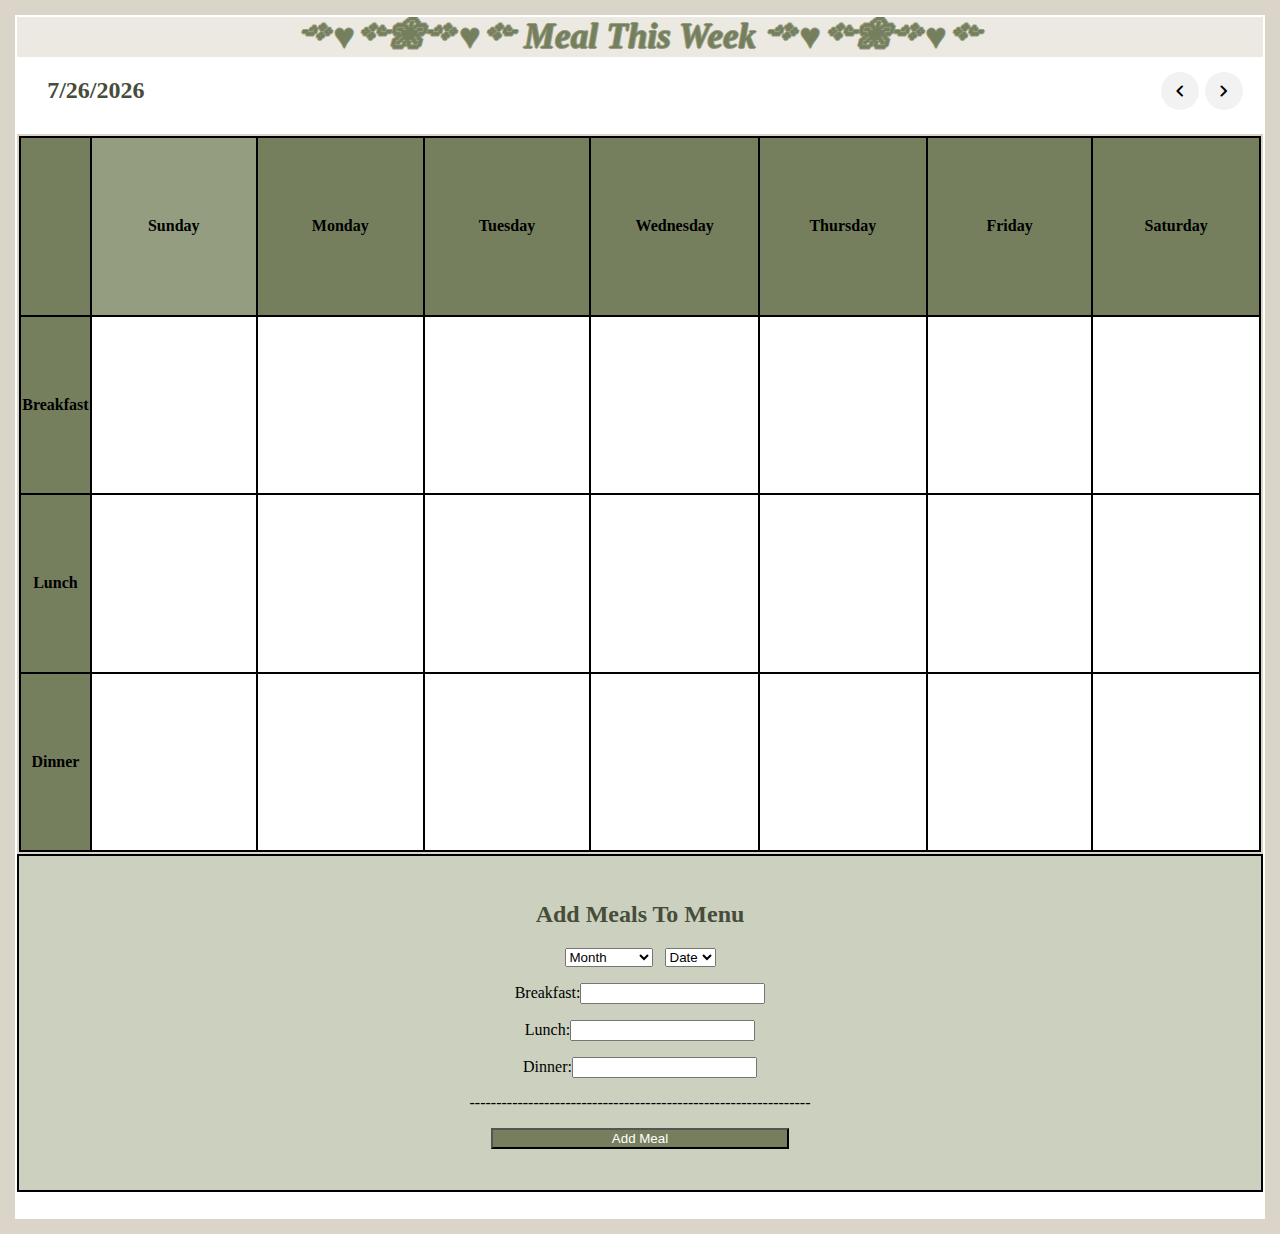
<file: Add Meal/addmeal.html>
<!DOCTYPE html>
<html lang="en">
  <head>
    <meta charset="utf-8" />
    <!--Author-->
    <meta author="Frances Caldwell" />
    <meta name="viewport" content="width=device-width, initial-scale=1.0" />
    <!--Website Title-->
    <title>Meal Planner</title>
    <!--link to my CSS-->
    <link rel="stylesheet" href="./addmeal.css" />
    <!--link to my JavaScript-->
    <script src="./addmeal.js"></script>
    <!--Google Font Link for Icons-->
    <link
      rel="stylesheet"
      href="https://fonts.googleapis.com/css2?family=Material+Symbols+Rounded:opsz,wght,FILL,GRAD@20..48,100..700,0..1,-50..200"
    />
  </head>

  <body>
    <!--Container-->
    <div class="centered">
      <!--The Page Heading-->
      <h1><i>༺♥༻❀༺♥༻ Meal This Week ༺♥༻❀༺♥༻</i></h1>
      <!--Header Containing the Current Date and the Next/Previous Icons-->
      <header>
        <!--Current Date Heading-->
        <h2 class="current-date"></h2>
        <!--Next/Previous Icons-->
        <div class="icons">
          <span
            id="prev"
            class="material-symbols-rounded"
            onclick="decrementCalendar()"
            >chevron_left</span
          >
          <span
            id="next"
            class="material-symbols-rounded"
            onclick="incrementCalendar()"
            >chevron_right</span
          >
        </div>
      </header>
      <!--Calendar Table-->
      <table class="calendar">
        <!--Days Row-->
        <tr class="days">
          <th></th>
          <th id="sunday">Sunday</th>
          <th id="monday">Monday</th>
          <th id="tuesday">Tuesday</th>
          <th id="wednesday">Wednesday</th>
          <th id="thursday">Thursday</th>
          <th id="friday">Friday</th>
          <th id="saturday">Saturday</th>
        </tr>
        <!--Breakfast Row-->
        <tr class="breakfast">
          <th>Breakfast</th>
          <td id="sunBreakfast"></td>
          <td id="monBreakfast"></td>
          <td id="tueBreakfast"></td>
          <td id="wedBreakfast"></td>
          <td id="thuBreakfast"></td>
          <td id="friBreakfast"></td>
          <td id="satBreakfast"></td>
        </tr>
        <!--Lunch Row-->
        <tr class="lunch">
          <th>Lunch</th>
          <td id="sunLunch"></td>
          <td id="monLunch"></td>
          <td id="tueLunch"></td>
          <td id="wedLunch"></td>
          <td id="thuLunch"></td>
          <td id="friLunch"></td>
          <td id="satLunch"></td>
        </tr>
        <!--Dinner Row-->
        <tr class="dinner">
          <th>Dinner</th>
          <td id="sunDinner"></td>
          <td id="monDinner"></td>
          <td id="tueDinner"></td>
          <td id="wedDinner"></td>
          <td id="thuDinner"></td>
          <td id="friDinner"></td>
          <td id="satDinner"></td>
        </tr>
      </table>
      <!--Add Meals Menu Section-->
      <div id="addMenuSection">
        <h2>Add Meals To Menu</h2>
        <!--Select a month menu-->
        <form action="#">
          <select id="months">
            <option value="">Month</option>
            <option value="1">January</option>
            <option value="2">February</option>
            <option value="3">March</option>
            <option value="4">April</option>
            <option value="5">May</option>
            <option value="6">June</option>
            <option value="7">July</option>
            <option value="8">August</option>
            <option value="9">September</option>
            <option value="10">October</option>
            <option value="11">November</option>
            <option value="12">December</option>
          </select>
          &nbsp;
          <!--Depending on the month selected, the amount of days in the month will change and can be selected-->
          <select id="days">
            <option>Date</option>
          </select>
        </form>
        <!--Add Meals Form-->
        <form action="#">
          <!--Breakfast Input-->
          <p>
            <label for="breakfast"
              >Breakfast:<input
                type="text"
                id="breakfast"
                size="20"
                class="reqd"
            /></label>
          </p>
          <!--Lunch Input-->
          <p>
            <label for="lunch"
              >Lunch:<input type="text" id="lunch" class="reqd"
            /></label>
          </p>
          <!--Dinner Input-->
          <p>
            <label for="dinner"
              >Dinner:<input type="text" id="dinner" class="reqd"
            /></label>
          </p>
          <!--Divider-->
          <p>
            ----------------------------------------------------------------
          </p>
          <!--Add Meal Button-->
          <p>
            <button
              type="addMeal"
              value="Add Meal"
              id="add"
              onclick="addMeal()"
            >
              Add Meal
            </button>
          </p>
        </form>
      </div>
    </div>
  </body>
</html>
</file>
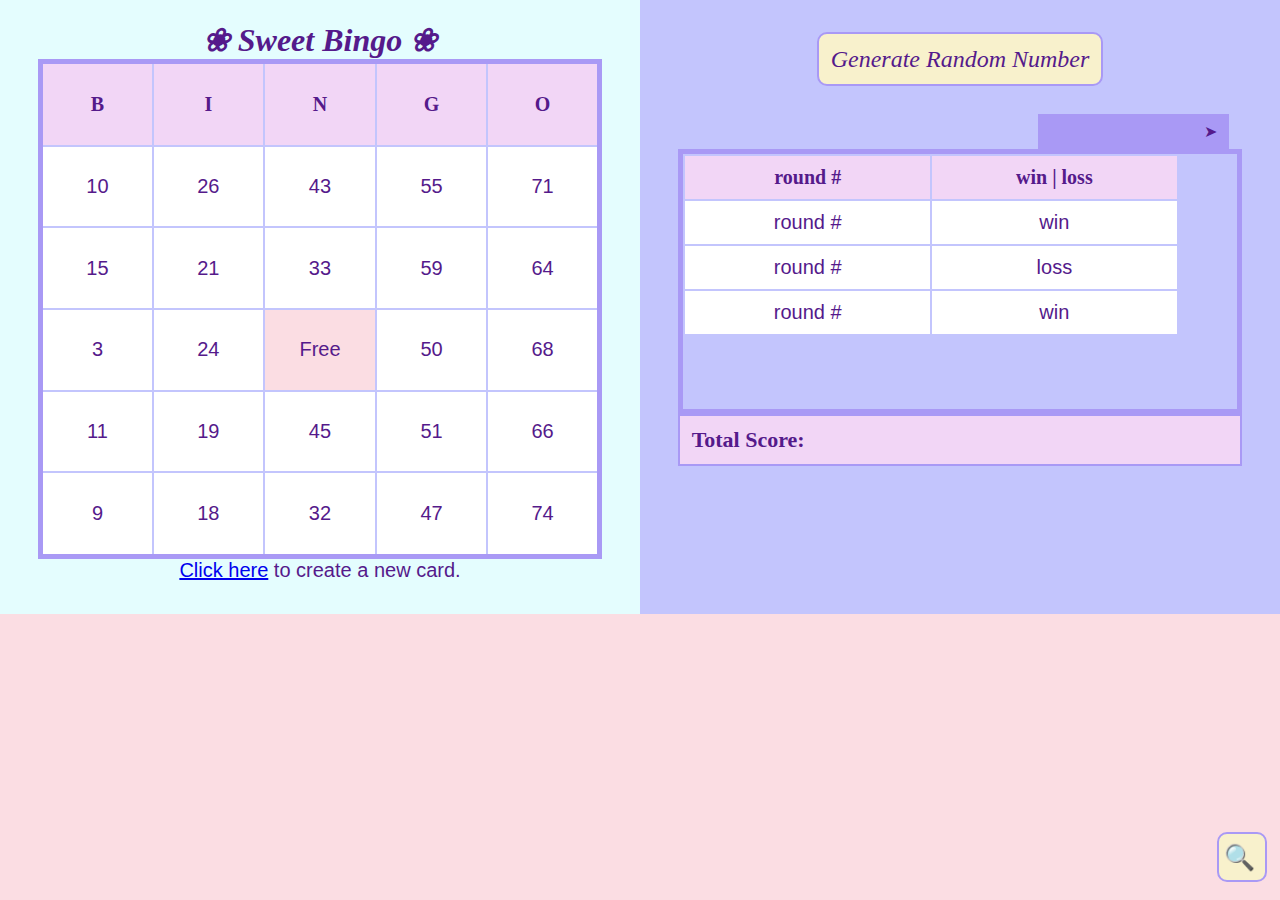
<file: Bingo/bingo.html>
<!DOCTYPE html>
<html lang="en">
  <head>
    <meta charset="utf-8" />
    <!--Author-->
    <meta author="Frances Caldwell" />
    <meta name="viewport" content="width=device-width, initial-scale=1.0" />
    <!--Website Title-->
    <title>Bingo</title>
    <!--link to my CSS-->
    <link rel="stylesheet" href="./bingo.css" />
    <!--link to my JavaScript-->
    <script src="./bingo.js"></script>
  </head>

  <body>
    <div class="row">
      <div class="column" id="gameCol">
        <h1><i>❀ Sweet Bingo ❀</i></h1>
        <table id="bingo">
          <tr>
            <th>B</th>
            <th>I</th>
            <th>N</th>
            <th>G</th>
            <th>O</th>
          </tr>
          <tr>
            <td id="square0">&nbsp;</td>
            <td id="square5">&nbsp;</td>
            <td id="square10">&nbsp;</td>
            <td id="square14">&nbsp;</td>
            <td id="square19">&nbsp;</td>
          </tr>
          <tr>
            <td id="square1">&nbsp;</td>
            <td id="square6">&nbsp;</td>
            <td id="square11">&nbsp;</td>
            <td id="square15">&nbsp;</td>
            <td id="square20">&nbsp;</td>
          </tr>
          <tr>
            <td id="square2">&nbsp;</td>
            <td id="square7">&nbsp;</td>
            <td id="free">Free</td>
            <td id="square16">&nbsp;</td>
            <td id="square21">&nbsp;</td>
          </tr>
          <tr>
            <td id="square3">&nbsp;</td>
            <td id="square8">&nbsp;</td>
            <td id="square12">&nbsp;</td>
            <td id="square17">&nbsp;</td>
            <td id="square22">&nbsp;</td>
          </tr>
          <tr>
            <td id="square4">&nbsp;</td>
            <td id="square9">&nbsp;</td>
            <td id="square13">&nbsp;</td>
            <td id="square18">&nbsp;</td>
            <td id="square23">&nbsp;</td>
          </tr>
        </table>
        <p>
          <a href="INDEX.html" id="reload">Click here</a> to create a new card.
        </p>
      </div>
      <div class="column" id="rngScore">
        <button id="RNG"><i>Generate Random Number</i></button>
        <h2 id="randNum"></h2>
        <div class="dropdown">
          <button onclick="myFunction()" class="dropbtn">➤</button>
          <div id="myDropdown" class="dropdown-content">
            <a href="#home">▀▄▀▄▀▄🅁🄾🅄🄽🄳 1▀▄▀▄▀▄</a>
            <a href="#home" id="next"
              >✭1: 58 | ✭2: 47 | ✭3: 25 | ★4: 45 | ✭5: 60 |
            </a>
            <a href="#home" id="next">──────────────────────</a>
            <a href="#home">▀▄▀▄▀▄🅁🄾🅄🄽🄳 2▀▄▀▄▀▄</a>
            <a href="#home" id="next"
              >✭1: 58 | ★2: 47 | ✭3: 25 | ✭4: 45 | ★5: 60 |
            </a>
            <a href="#home" id="next">──────────────────────</a
            ><a href="#home">▀▄▀▄▀▄🅁🄾🅄🄽🄳 3▀▄▀▄▀▄</a>
            <a href="#home" id="next"
              >✭1: 58 | ★2: 47 | ✭3: 25 | ✭4: 45 | ✭5: 60 |
            </a>
            <a href="#home" id="next">──────────────────────</a
            ><a href="#home">▀▄▀▄▀▄🅁🄾🅄🄽🄳 4▀▄▀▄▀▄</a>
            <a href="#home" id="next"
              >★1: 58 | ✭2: 47 | ★3: 25 | ✭4: 45 | ✭5: 60 |
            </a>
            <a href="#home" id="next">──────────────────────</a>
            <a href="#home" id="next">. . .</a>
            <a href="#home" id="next">. . . </a>
          </div>
        </div>
        <table id="scoreTable">
          <tr>
            <th>round #</th>
            <th>win | loss</th>
          </tr>
          <tr>
            <td id="roundNum" value="0">round #</td>
            <td>win</td>
          </tr>
          <tr>
            <td id="roundNum" value="0">round #</td>
            <td>loss</td>
          </tr>
          <tr>
            <td id="roundNum" value="0">round #</td>
            <td>win</td>
          </tr>
        </table>
        <h3>Total Score:</h3>
        <button onclick="toggleFullscreen();" id="fullscrn">🔍</button>
      </div>
    </div>
  </body>
</html>
</file>
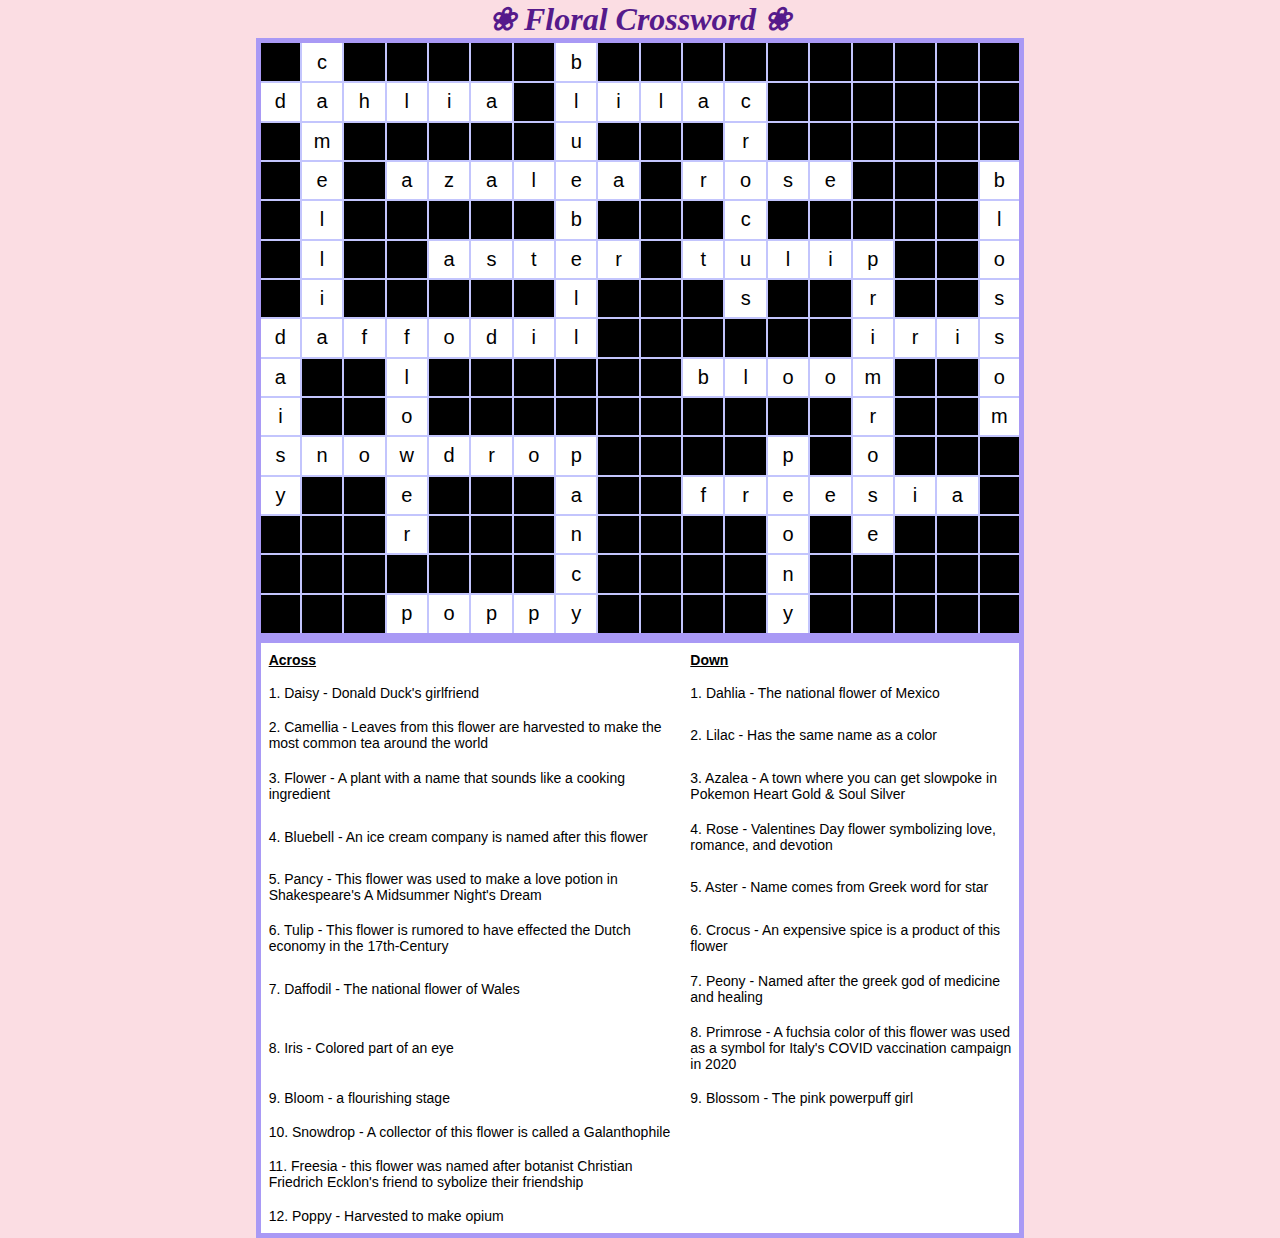
<file: Crossword/crossword.html>
<!DOCTYPE html>
<html lang="en">
  <head>
    <meta charset="utf-8" />
    <!--Author-->
    <meta author="Frances Caldwell" />
    <meta name="viewport" content="width=device-width, initial-scale=1.0" />
    <!--Website Title-->
    <title>Crossword</title>
    <!--link to my CSS-->
    <link rel="stylesheet" href="./crossword.css" />
    <!--link to my JavaScript-->
    <script src="./crossword.js"></script>
  </head>

  <body>
    <div id="gameWrapper">
      <h1><i>❀ Floral Crossword ❀</i></h1>
      <!-- Table displays crossword puzzle -->
      <!-- tr represents each row in the table -->
      <!-- td represents the letters and blank spaces in each row -->
      <div class="column">
        <table id="puzzle">
          <tr>
            <td></td>
            <td class="letter"></td>
            <td></td>
            <td></td>
            <td></td>
            <td></td>
            <td></td>
            <td class="letter"></td>
            <td></td>
            <td></td>
            <td></td>
            <td></td>
            <td></td>
            <td></td>
            <td></td>
            <td></td>
            <td></td>
            <td></td>
          </tr>
          <tr>
            <td class="letter"></td>
            <td class="letter"></td>
            <td class="letter"></td>
            <td class="letter"></td>
            <td class="letter"></td>
            <td class="letter"></td>
            <td></td>
            <td class="letter"></td>
            <td class="letter"></td>
            <td class="letter"></td>
            <td class="letter"></td>
            <td class="letter"></td>
            <td></td>
            <td></td>
            <td></td>
            <td></td>
            <td></td>
            <td></td>
          </tr>
          <tr>
            <td></td>
            <td class="letter"></td>
            <td></td>
            <td></td>
            <td></td>
            <td></td>
            <td></td>
            <td class="letter"></td>
            <td></td>
            <td></td>
            <td></td>
            <td class="letter"></td>
            <td></td>
            <td></td>
            <td></td>
            <td></td>
            <td></td>
            <td></td>
          </tr>
          <tr>
            <td></td>
            <td class="letter"></td>
            <td></td>
            <td class="letter"></td>
            <td class="letter"></td>
            <td class="letter"></td>
            <td class="letter"></td>
            <td class="letter"></td>
            <td class="letter"></td>
            <td></td>
            <td class="letter"></td>
            <td class="letter"></td>
            <td class="letter"></td>
            <td class="letter"></td>
            <td></td>
            <td></td>
            <td></td>
            <td class="letter"></td>
          </tr>
          <tr>
            <td></td>
            <td class="letter"></td>
            <td></td>
            <td></td>
            <td></td>
            <td></td>
            <td></td>
            <td class="letter"></td>
            <td></td>
            <td></td>
            <td></td>
            <td class="letter"></td>
            <td></td>
            <td></td>
            <td></td>
            <td></td>
            <td></td>
            <td class="letter"></td>
          </tr>
          <tr>
            <td></td>
            <td class="letter"></td>
            <td></td>
            <td></td>
            <td class="letter"></td>
            <td class="letter"></td>
            <td class="letter"></td>
            <td class="letter"></td>
            <td class="letter"></td>
            <td></td>
            <td class="letter"></td>
            <td class="letter"></td>
            <td class="letter"></td>
            <td class="letter"></td>
            <td class="letter"></td>
            <td></td>
            <td></td>
            <td class="letter"></td>
          </tr>
          <tr>
            <td></td>
            <td class="letter"></td>
            <td></td>
            <td></td>
            <td></td>
            <td></td>
            <td></td>
            <td class="letter"></td>
            <td></td>
            <td></td>
            <td></td>
            <td class="letter"></td>
            <td></td>
            <td></td>
            <td class="letter"></td>
            <td></td>
            <td></td>
            <td class="letter"></td>
          </tr>
          <tr>
            <td class="letter"></td>
            <td class="letter"></td>
            <td class="letter"></td>
            <td class="letter"></td>
            <td class="letter"></td>
            <td class="letter"></td>
            <td class="letter"></td>
            <td class="letter"></td>
            <td></td>
            <td></td>
            <td></td>
            <td></td>
            <td></td>
            <td></td>
            <td class="letter"></td>
            <td class="letter"></td>
            <td class="letter"></td>
            <td class="letter"></td>
          </tr>
          <tr>
            <td class="letter"></td>
            <td></td>
            <td></td>
            <td class="letter"></td>
            <td></td>
            <td></td>
            <td></td>
            <td></td>
            <td></td>
            <td></td>
            <td class="letter"></td>
            <td class="letter"></td>
            <td class="letter"></td>
            <td class="letter"></td>
            <td class="letter"></td>
            <td></td>
            <td></td>
            <td class="letter"></td>
          </tr>
          <tr>
            <td class="letter"></td>
            <td></td>
            <td></td>
            <td class="letter"></td>
            <td></td>
            <td></td>
            <td></td>
            <td></td>
            <td></td>
            <td></td>
            <td></td>
            <td></td>
            <td></td>
            <td></td>
            <td class="letter"></td>
            <td></td>
            <td></td>
            <td class="letter"></td>
          </tr>
          <tr>
            <td class="letter"></td>
            <td class="letter"></td>
            <td class="letter"></td>
            <td class="letter"></td>
            <td class="letter"></td>
            <td class="letter"></td>
            <td class="letter"></td>
            <td class="letter"></td>
            <td></td>
            <td></td>
            <td></td>
            <td></td>
            <td class="letter"></td>
            <td></td>
            <td class="letter"></td>
            <td></td>
            <td></td>
            <td></td>
          </tr>
          <tr>
            <td class="letter"></td>
            <td></td>
            <td></td>
            <td class="letter"></td>
            <td></td>
            <td></td>
            <td></td>
            <td class="letter"></td>
            <td></td>
            <td></td>
            <td class="letter"></td>
            <td class="letter"></td>
            <td class="letter"></td>
            <td class="letter"></td>
            <td class="letter"></td>
            <td class="letter"></td>
            <td class="letter"></td>
            <td></td>
          </tr>
          <tr>
            <td></td>
            <td></td>
            <td></td>
            <td class="letter"></td>
            <td></td>
            <td></td>
            <td></td>
            <td class="letter"></td>
            <td></td>
            <td></td>
            <td></td>
            <td></td>
            <td class="letter"></td>
            <td></td>
            <td class="letter"></td>
            <td></td>
            <td></td>
            <td></td>
          </tr>
          <tr>
            <td></td>
            <td></td>
            <td></td>
            <td></td>
            <td></td>
            <td></td>
            <td></td>
            <td class="letter"></td>
            <td></td>
            <td></td>
            <td></td>
            <td></td>
            <td class="letter"></td>
            <td></td>
            <td></td>
            <td></td>
            <td></td>
            <td></td>
          </tr>
          <tr>
            <td></td>
            <td></td>
            <td></td>
            <td class="letter"></td>
            <td class="letter"></td>
            <td class="letter"></td>
            <td class="letter"></td>
            <td class="letter"></td>
            <td></td>
            <td></td>
            <td></td>
            <td></td>
            <td class="letter"></td>
            <td></td>
            <td></td>
            <td></td>
            <td></td>
            <td></td>
          </tr>
        </table>
      </div>
      <div class="column">
        <table id="clues">
          <tr>
            <td class="text">
              <u><b>Across</b></u>
            </td>
            <td class="text">
              <u><b>Down</b></u>
            </td>
          </tr>
          <tr>
            <td class="text">1. Daisy - Donald Duck's girlfriend</td>
            <td class="text">1. Dahlia - The national flower of Mexico</td>
          </tr>
          <tr>
            <td class="text">
              2. Camellia - Leaves from this flower are harvested to make the
              most common tea around the world
            </td>
            <td class="text">2. Lilac - Has the same name as a color</td>
          </tr>
          <tr>
            <td class="text">
              3. Flower - A plant with a name that sounds like a cooking
              ingredient
            </td>
            <td class="text">
              3. Azalea - A town where you can get slowpoke in Pokemon Heart
              Gold & Soul Silver
            </td>
          </tr>
          <tr>
            <td class="text">
              4. Bluebell - An ice cream company is named after this flower
            </td>
            <td class="text">
              4. Rose - Valentines Day flower symbolizing love, romance, and
              devotion
            </td>
          </tr>
          <tr>
            <td class="text">
              5. Pancy - This flower was used to make a love potion in
              Shakespeare's A Midsummer Night's Dream
            </td>
            <td class="text">5. Aster - Name comes from Greek word for star</td>
          </tr>
          <tr>
            <td class="text">
              6. Tulip - This flower is rumored to have effected the Dutch
              economy in the 17th-Century
            </td>
            <td class="text">
              6. Crocus - An expensive spice is a product of this flower
            </td>
          </tr>
          <tr>
            <td class="text">7. Daffodil - The national flower of Wales</td>
            <td class="text">
              7. Peony - Named after the greek god of medicine and healing
            </td>
          </tr>
          <tr>
            <td class="text">8. Iris - Colored part of an eye</td>
            <td class="text">
              8. Primrose - A fuchsia color of this flower was used as a symbol
              for Italy's COVID vaccination campaign in 2020
            </td>
          </tr>
          <tr>
            <td class="text">9. Bloom - a flourishing stage</td>
            <td class="text">9. Blossom - The pink powerpuff girl</td>
          </tr>
          <tr>
            <td class="text">
              10. Snowdrop - A collector of this flower is called a
              Galanthophile
            </td>
            <td class="text"></td>
          </tr>
          <tr>
            <td class="text">
              11. Freesia - this flower was named after botanist Christian
              Friedrich Ecklon's friend to sybolize their friendship
            </td>
            <td class="text"></td>
          </tr>
          <tr>
            <td class="text">12. Poppy - Harvested to make opium</td>
            <td class="text"></td>
          </tr>
        </table>
      </div>
      <script>
        // loads the crossword puzzle in the browser
        loadCrosswordPuzzle();
      </script>
    </div>
  </body>
</html>
</file>
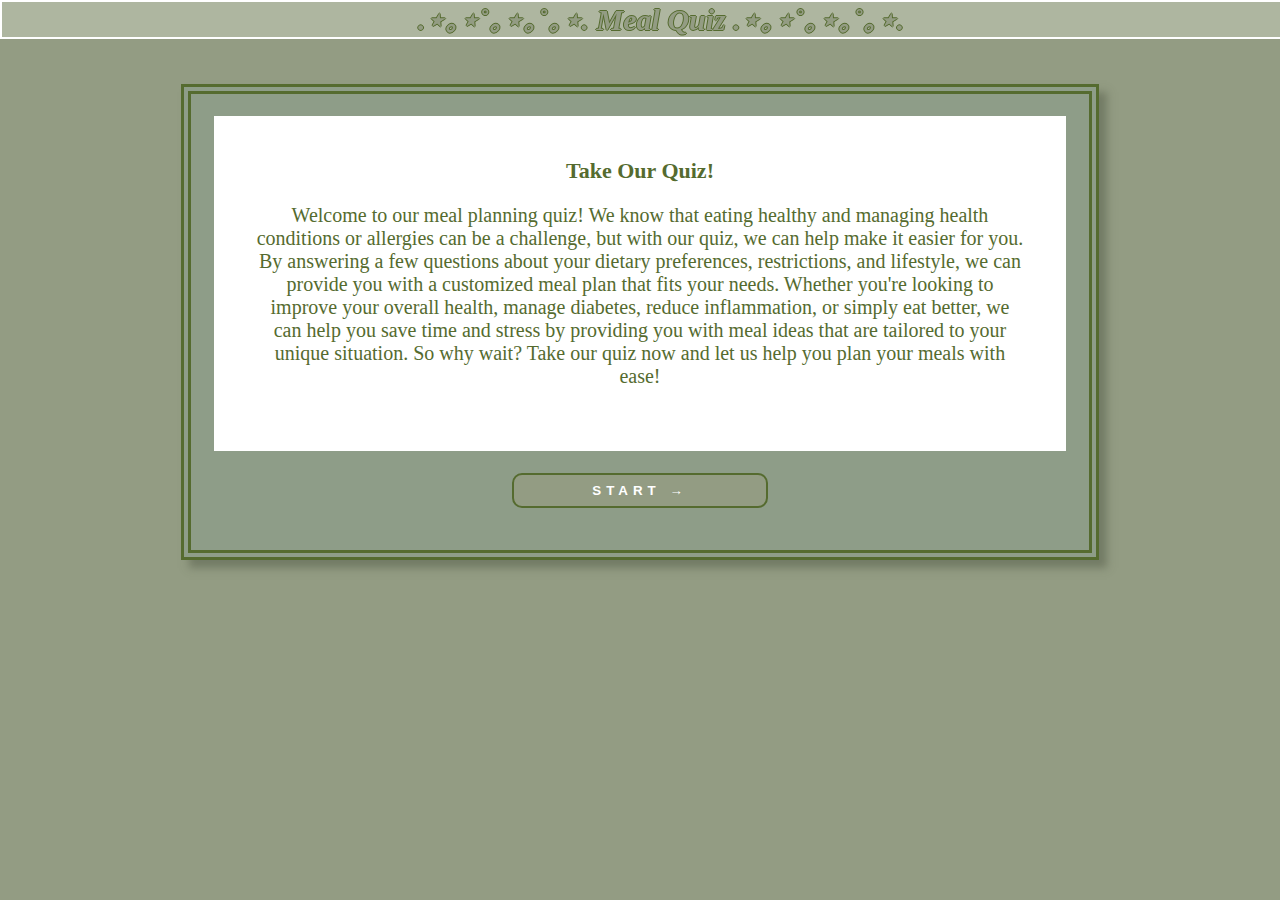
<file: Meal Quiz/quiz.html>
<!DOCTYPE html>
<html lang="en">
  <head>
    <meta charset="utf-8" />
    <!--Author-->
    <meta author="Frances Caldwell" />
    <meta name="viewport" content="width=device-width, initial-scale=1.0" />
    <!--Website Title-->
    <title>Meal Quiz</title>
    <!--link to my CSS-->
    <link rel="stylesheet" href="./quiz.css" />
    <!--link to my JavaScript-->
    <script src="./quiz.js"></script>
  </head>

  <body>
    <!--The Heading-->
    <h1>
      <i>.⋆｡⋆˚｡⋆｡˚｡⋆. Meal Quiz .⋆｡⋆˚｡⋆｡˚｡⋆.</i>
    </h1>
    <!--Quiz Form-->
    <form id="quizForm">
      <ol id="quizQuestions">
        <!--Quiz Description-->
        <li index="0" style="display: block">
          Take Our Quiz!
          <p id="quizDesc">
            Welcome to our meal planning quiz! We know that eating healthy and
            managing health conditions or allergies can be a challenge, but with
            our quiz, we can help make it easier for you. By answering a few
            questions about your dietary preferences, restrictions, and
            lifestyle, we can provide you with a customized meal plan that fits
            your needs. Whether you're looking to improve your overall health,
            manage diabetes, reduce inflammation, or simply eat better, we can
            help you save time and stress by providing you with meal ideas that
            are tailored to your unique situation. So why wait? Take our quiz
            now and let us help you plan your meals with ease!
          </p>
        </li>
        <!--Question 1: Why do you want to plan your meals?-->
        <li index="1" style="display: none">
          ① Why do you want to plan your meals?
          <!--Select Reasons-->
          <ul class="container">
            <input
              type="checkbox"
              class="reasonCheckbox"
              value="Fitness Reasons"
            />
            <span style="margin-left: 5%">Fitness Reasons</span>
          </ul>
          <ul class="container">
            <input
              type="checkbox"
              class="reasonCheckbox"
              value="Medical Reasons"
            /><span style="margin-left: 5%">Medical Reasons</span>
          </ul>
          <ul class="container">
            <input
              type="checkbox"
              class="reasonCheckbox"
              value="Nutritional Reasons"
            /><span style="margin-left: 5%">Nutritional Reasons</span>
          </ul>
        </li>
        <!--Question 2: Do you have any food allergies or intolerances?-->
        <li index="2" style="display: none">
          ② Do you have any food allergies or intolerances?
          <!--Select Yes or No-->
          <ul class="container">
            <input type="radio" id="yesAllergy" name="allergy" />
            <span style="margin-left: 5%">Yes</span>
            <!--Select Allergies/Intolerances-->
            <div class="multiselect">
              <div class="selectBox" onclick="showCheckboxes()">
                <select>
                  <option>Select Allergies/Intolerances</option>
                </select>
                <div class="overSelect"></div>
              </div>
              <!--Allergy Checkboxes based on: https://www.fda.gov/food/buy-store-serve-safe-food/food-allergies-what-you-need-know -->
              <div id="allergyCheckboxes">
                <label>
                  <input
                    type="checkbox"
                    class="allergyCheckbox"
                    value="Milk"
                    style="width: 15px; height: 15px"
                  />Milk</label
                >
                <label>
                  <input
                    type="checkbox"
                    class="allergyCheckbox"
                    value="Eggs"
                    style="width: 15px; height: 15px"
                  />Eggs</label
                >
                <label>
                  <input
                    type="checkbox"
                    class="allergyCheckbox"
                    value="Fish"
                    style="width: 15px; height: 15px"
                  />Fish (e.g., bass, flounder, cod)</label
                >
                <label>
                  <input
                    type="checkbox"
                    class="allergyCheckbox"
                    value="Crustacean Shellfish"
                    style="width: 15px; height: 15px"
                  />Crustacean Shellfish (e.g., crab, lobster, shrimp)</label
                >
                <label>
                  <input
                    type="checkbox"
                    class="allergyCheckbox"
                    value="Tree Nuts"
                    style="width: 15px; height: 15px"
                  />Tree Nuts (e.g., almonds, walnuts, pecans)</label
                >
                <label>
                  <input
                    type="checkbox"
                    class="allergyCheckbox"
                    value="Peanuts"
                    style="width: 15px; height: 15px"
                  />Peanuts</label
                >
                <label>
                  <input
                    type="checkbox"
                    class="allergyCheckbox"
                    value="Wheat"
                    style="width: 15px; height: 15px"
                  />Wheat</label
                >
                <label>
                  <input
                    type="checkbox"
                    class="allergyCheckbox"
                    value="Soybeans"
                    style="width: 15px; height: 15px"
                  />Soybeans</label
                >
                <label>
                  <input
                    type="checkbox"
                    class="allergyCheckbox"
                    value="Sesame"
                    style="width: 15px; height: 15px"
                  />Sesame</label
                >
                <label>
                  <input
                    type="checkbox"
                    class="allergyCheckbox"
                    value="Red Meat"
                    style="width: 15px; height: 15px"
                  />Red Meat</label
                >
                <label>
                  <input
                    type="checkbox"
                    class="allergyCheckbox"
                    value="Gelatin"
                    style="width: 15px; height: 15px"
                  />Gelatin</label
                >
              </div>
            </div>
          </ul>
          <ul class="container">
            <input type="radio" id="noAllergy" name="allergy" /><span
              style="margin-left: 5%"
              >No</span
            >
          </ul>
        </li>
        <!--Question 3: Do you have any medical conditions or dietary restrictions?-->
        <li index="3" style="display: none">
          ③ Do you have any medical conditions or dietary restrictions?
          <!--Select Yes or No-->
          <ul class="container">
            <input type="radio" id="yesDiet" name="diet" />
            <span style="margin-left: 5%">Yes</span>
            <!--Select Medical Conditions-->
            <div class="multiselect">
              <div class="selectBox" onclick="showCheckboxes()">
                <select>
                  <option>Select Medical Condition</option>
                </select>
                <div class="overSelect"></div>
              </div>
              <!--Medical Condition Checkboxes based on: https://www.nutrition.gov/topics/diet-and-health-conditions -->
              <div id="medicalCheckboxes">
                <label>
                  <input
                    type="checkbox"
                    class="medicalCheckbox"
                    value="AIDS Or HIV"
                    style="width: 15px; height: 15px"
                  />AIDS/HIV</label
                >
                <label>
                  <input
                    type="checkbox"
                    class="medicalCheckbox"
                    value="Cancer"
                    style="width: 15px; height: 15px"
                  />Cancer</label
                >
                <label>
                  <input
                    type="checkbox"
                    class="medicalCheckbox"
                    value="Dementia and Alzheimers"
                    style="width: 15px; height: 15px"
                  />Dementia/Alzheimer's</label
                >
                <label>
                  <input
                    type="checkbox"
                    class="medicalCheckbox"
                    value="Diabetes"
                    style="width: 15px; height: 15px"
                  />Diabetes</label
                >
                <label>
                  <input
                    type="checkbox"
                    class="medicalCheckbox"
                    value="Digestive Disorder"
                    style="width: 15px; height: 15px"
                  />Digestive Disorder</label
                >
                <label>
                  <input
                    type="checkbox"
                    class="medicalCheckbox"
                    value="High Blood Pressure"
                    style="width: 15px; height: 15px"
                  />High Blood Pressure</label
                >
                <label>
                  <input
                    type="checkbox"
                    class="medicalCheckbox"
                    value="Kidney Disease"
                    style="width: 15px; height: 15px"
                  />Kidney Disease</label
                >
                <label>
                  <input
                    type="checkbox"
                    class="medicalCheckbox"
                    value="Osteoporosis"
                    style="width: 15px; height: 15px"
                  />Osteoporosis</label
                >
                <label>
                  <input
                    type="checkbox"
                    class="medicalCheckbox"
                    value="Obesity"
                    style="width: 15px; height: 15px"
                  />Obesity</label
                >
                <label>
                  <input
                    type="checkbox"
                    class="medicalCheckbox"
                    value="General Surgery"
                    style="width: 15px; height: 15px"
                  />Surgery (General)</label
                >
                <label>
                  <input
                    type="checkbox"
                    class="medicalCheckbox"
                    value="Parkinsons Disease"
                    style="width: 15px; height: 15px"
                  />Parkinson's Disease</label
                >
                <label>
                  <input
                    type="checkbox"
                    class="medicalCheckbox"
                    value="Dysphagia Swallowing Difficulties"
                    style="width: 15px; height: 15px"
                  />Swallowing Difficulties (Dysphagia)</label
                >
              </div>
            </div>
            <!--Select Diet-->
            <div class="multiselect">
              <div class="selectBox" onclick="showCheckboxes()">
                <select>
                  <option>Select Diet</option>
                </select>
                <div class="overSelect"></div>
              </div>
              <div id="dietCheckboxes">
                <label>
                  <input
                    type="checkbox"
                    class="dietCheckbox"
                    value="Mechanical Soft Diet"
                    style="width: 15px; height: 15px"
                  />Mechanical Soft</label
                >
                <label>
                  <input
                    type="checkbox"
                    class="dietCheckbox"
                    value="Puree Diet"
                    style="width: 15px; height: 15px"
                  />Puree</label
                >
                <label>
                  <input
                    type="checkbox"
                    class="dietCheckbox"
                    value="Low Fiber Diet"
                    style="width: 15px; height: 15px"
                  />Low Fiber/"GI Soft"</label
                >
                <label>
                  <input
                    type="checkbox"
                    class="dietCheckbox"
                    value="Carb Controlled Diet"
                    style="width: 15px; height: 15px"
                  />Carb Controlled</label
                >
                <label>
                  <input
                    type="checkbox"
                    class="dietCheckbox"
                    value="Cardiac Diet"
                    style="width: 15px; height: 15px"
                  />Cardiac</label
                >
                <label>
                  <input
                    type="checkbox"
                    class="dietCheckbox"
                    value="Thickened Liquids Diet"
                    style="width: 15px; height: 15px"
                  />Thickened Liquids</label
                >
                <label>
                  <input
                    type="checkbox"
                    class="dietCheckbox"
                    value="Paleo Diet"
                    style="width: 15px; height: 15px"
                  />Paleo</label
                >
                <label>
                  <input
                    type="checkbox"
                    class="dietCheckbox"
                    value="Low Carb Diet"
                    style="width: 15px; height: 15px"
                  />Low-Carb</label
                >
                <label>
                  <input
                    type="checkbox"
                    class="dietCheckbox"
                    value="Low Fat Diet"
                    style="width: 15px; height: 15px"
                  />Low-Fat</label
                >
                <label>
                  <input
                    type="checkbox"
                    class="dietCheckbox"
                    value="Ketogenic Diet"
                    style="width: 15px; height: 15px"
                  />Ketogenic</label
                >
                <label>
                  <input
                    type="checkbox"
                    class="dietCheckbox"
                    value="Mediterranean Diet"
                    style="width: 15px; height: 15px"
                  />Mediterranean</label
                >
                <label>
                  <input
                    type="checkbox"
                    class="dietCheckbox"
                    value="Nordic Diet"
                    style="width: 15px; height: 15px"
                  />Nordic</label
                >
                <label>
                  <input
                    type="checkbox"
                    class="dietCheckbox"
                    value="DASH Diet"
                    style="width: 15px; height: 15px"
                  />DASH</label
                >
                <label>
                  <input
                    type="checkbox"
                    class="dietCheckbox"
                    value="MIND Diet"
                    style="width: 15px; height: 15px"
                  />MIND</label
                >
              </div>
            </div>
          </ul>
          <ul class="container">
            <input type="radio" id="noDiet" name="diet" /><span
              style="margin-left: 5%"
              >No</span
            >
          </ul>
        </li>
        <!--Question 4: Do you follow a vegan or vegetarian diet?-->
        <li index="4" style="display: none">
          ④ Do you follow a vegan or vegetarian diet?
          <!--Select Yes or No-->
          <ul class="container">
            <input type="radio" id="yesPlantbased" name="plantbased" />
            <span style="margin-left: 5%">Yes</span>
            <!--Plantbased Diets Checkboxes-->
            <div id="plantbasedCheckboxes">
              <b>Select One:</b>
              <label>
                <input
                  type="radio"
                  class="plantbasedCheckbox"
                  value="Vegan"
                  style="width: 15px; height: 15px"
                  name="plantbasedOption"
                  id="vegan"
                />Vegan</label
              >
              <label>
                <input
                  type="radio"
                  class="plantbasedCheckbox"
                  value="Vegetarian"
                  style="width: 15px; height: 15px"
                  name="plantbasedOption"
                  id="vegetarian"
                />Vegetarian</label
              >
            </div>
          </ul>
          <ul class="container">
            <input type="radio" id="noPlantbased" name="plantbased" /><span
              style="margin-left: 5%"
              >No</span
            >
          </ul>
        </li>
        <!--Question 5: Do you have any ingredients you want to exclude from your meal plan?-->
        <li index="5" style="display: none">
          ⑤ Do you have any ingredients you want to exclude from your meal plan?
          <!--Text Area-->
          <ul class="container">
            <textarea
              type="textarea"
              placeholder="Type your answer"
              id="excludedIngredients"
            ></textarea>
          </ul>
        </li>
        <!--Question 6: Are you male or female?-->
        <li index="6" style="display: none">
          ⑥ Are you male or female?
          <!--Select Yes or No-->
          <ul class="container">
            <input type="radio" id="mGender" name="gender" value="Male" />
            <span style="margin-left: 5%">Male</span>
          </ul>
          <ul class="container">
            <input
              type="radio"
              id="fGender"
              name="gender"
              value="Female"
            /><span style="margin-left: 5%">Female</span>
          </ul>
          <ul class="container">
            <input
              type="radio"
              id="naGender"
              name="gender"
              value="Prefers not to say"
            /><span style="margin-left: 5%">Prefer not to say</span>
          </ul>
        </li>
        <!--Question 7: What is your weight?-->
        <li index="7" style="display: none">
          ⑦ What is your weight?
          <!--Input Weight in Pounds or Kilograms-->
          <ul class="smallContainer">
            <input id="input" type="number" placeholder="Enter weight..." />
            <div id="poundsOutput"></div>
            <div id="kgOutput"></div>
            <select id="select-weight">
              <option disabled="disable" selected="selected">...</option>
              <option>Pounds</option>
              <option>Kilograms</option>
            </select>
          </ul>
        </li>
        <!--Question 8: What is your height?-->
        <li index="8" style="display: none">
          ⑧ What is your height?
          <!--Input Height in Feet/Inches or Meters/Centimeters-->
          <ul class="smallContainer">
            <input id="feetInput" type="number" placeholder="Enter ft..." />
            <input id="inchesInput" type="number" placeholder="Enter in..." />
            <input
              id="metersInput"
              type="number"
              placeholder="Enter m..."
              step=".01"
            />
            <div id="feetOutput"></div>
            <div id="metersOutput"></div>
            <select id="select-height">
              <option disabled="disable" selected="selected">...</option>
              <option>Feet/Inches</option>
              <option>Meters/Centimeters</option>
            </select>
          </ul>
        </li>
        <!--Question 9: What is your age?-->
        <li index="9" style="display: none">
          ⑨ What is your age?
          <!--Age slider-->
          <input type="range" min="18" max="100" class="slider" id="myRange" />
          <p>Age: <span id="age"></span></p>
        </li>
        <!--RESULTS-->
        <!--(example: someone who is following a low-carb diet, is allergic to shellfish, and is looking to manage their diabetes:)-->
        <li index="10" style="display: none">
          Congratulations on completing our meal planning quiz! Based on your
          answers, we recommend the following meal plan for you:
          <p id="quizDesc">
            You indicated that you are following a low-carb diet, which can be
            helpful for managing diabetes. Foods that are low in carbs include
            leafy greens, non-starchy vegetables, nuts, seeds, and healthy fats
            like avocado and olive oil. Here are some meal ideas that meet your
            dietary preferences and restrictions: <br /><b>Breakfast:</b>
            Low-carb smoothie made with unsweetened almond milk, spinach,
            avocado, and berries <br />
            <b>Snack:</b> Roasted almonds with a sprinkle of cinnamon <br /><b
              >Lunch:</b
            >
            Grilled chicken salad with mixed greens, non-starchy vegetables, and
            a low-carb dressing Snack: Celery sticks with almond butter
            <br /><b>Dinner:</b> Baked salmon with roasted asparagus and
            cauliflower rice We also noted that you are allergic to shellfish.
            <br />Some good seafood options that do not contain shellfish
            include salmon, tuna, and sardines, which are rich in omega-3 fatty
            acids that can help with inflammation and heart health.
          </p>
          Create an account to save your preferences!
          <!--Create an Account Button-->
          <button><b>SIGN UP</b></button>
        </li>
      </ol>
      <!--START/CONTINUE Button-->
      <button type="submit" id="next"><b>START →</b></button>
    </form>
  </body>
</html>
</file>
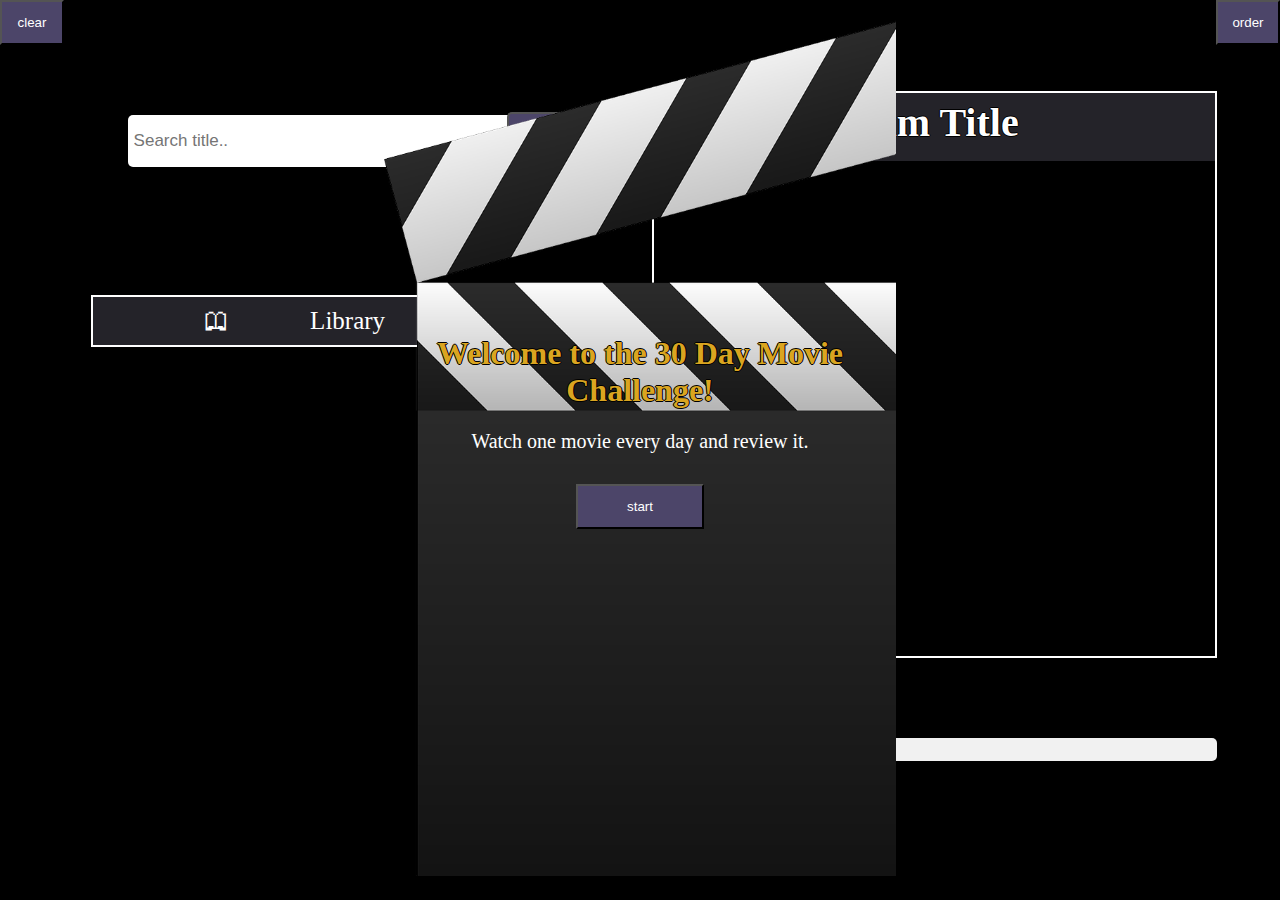
<file: Movie Journal/mjournal.html>
<!DOCTYPE html>
<html lang="en">
  <head>
    <meta charset="utf-8" />
    <!--Author-->
    <meta author="Frances Caldwell" />
    <meta name="viewport" content="width=device-width, initial-scale=1.0" />
    <!--Website Title-->
    <title>Movie Journal</title>
    <!--link to my CSS-->
    <link rel="stylesheet" href="./mjournal.css" />
    <!--link to my JavaScript-->
    <script src="./mjournal.js"></script>
  </head>

  <body>
    <button id="clear" onclick="clearButton()">clear</button>
    <button id="order" onclick="orderButton()">order</button>
    <div class="centered">
      <!--Welcome Pop-up-->
      <div id="pop-up">
        <h1>Welcome to the 30 Day Movie Challenge!</h1>
        <p>Watch one movie every day and review it.</p>
        <button id="exit" onclick="closeButton()">start</button>
      </div>
      <div id="column">
        <!--Enter Movie Title Input-->
        <input type="text" placeholder="Search title.." id="searchTitle" />
        <!--Add Movie Title-->
        <button type="button" id="addMovie" onclick="addMovie()">add+</button>
        <!--Movie Library Dropdown-->
        <ul class="menu">
          <!--Movie Library List-->
          <a href="#" id="movies">🕮 Library 🕮</a>
          <li>
            <ul id="movieList"></ul>
          </li>
        </ul>
      </div>
      <div id="column">
        <!--Film Review-->
        <div id="filmReview">
          <!--Film Title-->
          <h1
            id="filmTitle"
            ondblclick="this.contentEditable=true;changeTitle();"
            contenteditable
          >
            Film Title
          </h1>
          <!--Film Review TextArea-->
          <textarea id="review1" name="review" cols="40" rows="5"></textarea>
          <textarea id="review2" name="review" cols="40" rows="5"></textarea>
          <textarea id="review3" name="review" cols="40" rows="5"></textarea>
          <textarea id="review4" name="review" cols="40" rows="5"></textarea>
          <textarea id="review5" name="review" cols="40" rows="5"></textarea>
          <textarea id="review6" name="review" cols="40" rows="5"></textarea>
          <textarea id="review7" name="review" cols="40" rows="5"></textarea>
          <textarea id="review8" name="review" cols="40" rows="5"></textarea>
          <textarea id="review9" name="review" cols="40" rows="5"></textarea>
          <textarea id="review10" name="review" cols="40" rows="5"></textarea>
          <textarea id="review11" name="review" cols="40" rows="5"></textarea>
          <textarea id="review12" name="review" cols="40" rows="5"></textarea>
          <textarea id="review13" name="review" cols="40" rows="5"></textarea>
          <textarea id="review14" name="review" cols="40" rows="5"></textarea>
          <textarea id="review15" name="review" cols="40" rows="5"></textarea>
          <textarea id="review16" name="review" cols="40" rows="5"></textarea>
          <textarea id="review17" name="review" cols="40" rows="5"></textarea>
          <textarea id="review18" name="review" cols="40" rows="5"></textarea>
          <textarea id="review19" name="review" cols="40" rows="5"></textarea>
          <textarea id="review20" name="review" cols="40" rows="5"></textarea>
          <textarea id="review21" name="review" cols="40" rows="5"></textarea>
          <textarea id="review22" name="review" cols="40" rows="5"></textarea>
          <textarea id="review23" name="review" cols="40" rows="5"></textarea>
          <textarea id="review24" name="review" cols="40" rows="5"></textarea>
          <textarea id="review25" name="review" cols="40" rows="5"></textarea>
          <textarea id="review26" name="review" cols="40" rows="5"></textarea>
          <textarea id="review27" name="review" cols="40" rows="5"></textarea>
          <textarea id="review28" name="review" cols="40" rows="5"></textarea>
          <textarea id="review29" name="review" cols="40" rows="5"></textarea>
          <textarea id="review30" name="review" cols="40" rows="5"></textarea>
        </div>
        <!-- Div For Progress Bar -->
        <div class="progress">
          <div
            class="progress-bar progress-bar-striped"
            role="progressbar"
            style="width: 0%"
            aria-valuenow="0"
            aria-valuemin="0"
            aria-valuemax="100"
            id="progressbar"
          >
            0%
          </div>
        </div>
      </div>
    </div>
  </body>
</html>
</file>
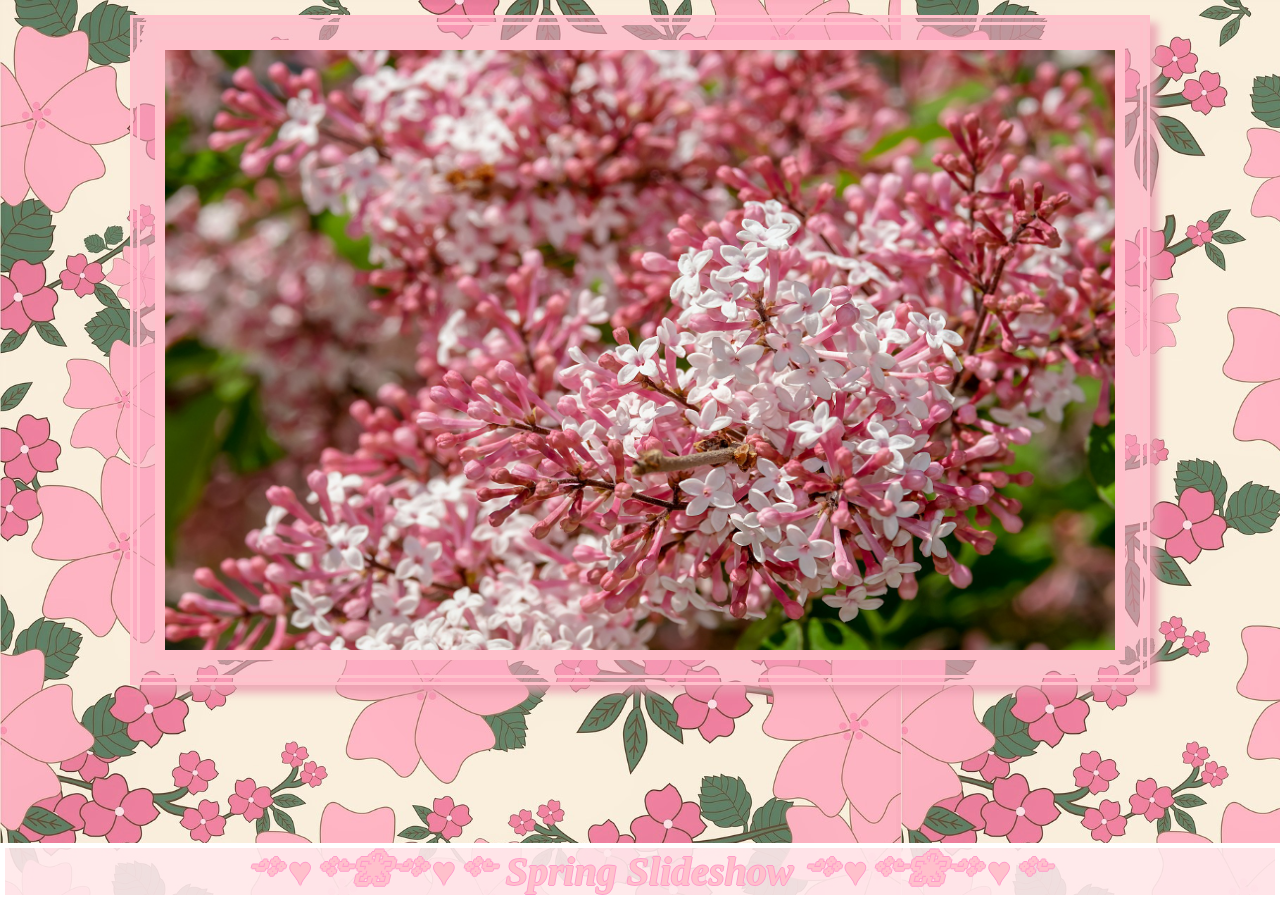
<file: Spring Slideshow/slideshow.html>
<!DOCTYPE html>
<html lang="en">
  <head>
    <meta charset="utf-8" />
    <!--Author-->
    <meta author="Frances Caldwell" />
    <meta name="viewport" content="width=device-width, initial-scale=1.0" />
    <!--Website Title-->
    <title>Spring Slideshow</title>
    <!--link to my CSS-->
    <link rel="stylesheet" href="./slideshow.css" />
    <!--link to my JavaScript-->
    <script src="./slideshow.js"></script>
  </head>

  <body>
    <!--The Heading-->
    <h1><i>༺♥༻❀༺♥༻ Spring Slideshow ༺♥༻❀༺♥༻</i></h1>
    <!--TV Show-->
    <div class="centered">
      <!--Slideshow-->
      <img src="images/cherry-blossom.jpg" id="slideshow" alt="slideshow" />
    </div>
  </body>
</html>
</file>
<file: Add Meal/addmeal.css>
/*The background image repeated in the background*/
body {
  background-color: #dbd4c9;
  zoom: 100%;
  padding: 5%;
  display: flex;
  justify-content: center;
  align-items: center;
}

/*Image style*/
img {
  border-width: 0;
}

/*Container*/
.centered {
  background-color: white;
  border: 2px solid white;
  display: block;
  justify-content: center;
  align-items: center;
  width: 1500px;
  height: 1200px;
  margin: -5%;
  overflow: hidden;
}

/*Header Styling*/
.centered header {
  display: flex;
  align-items: center;
  justify-content: space-between;
  padding: 0px 30px 10px;
}
header .icons span {
  height: 38px;
  width: 38px;
  margin: 0 1px;
  cursor: pointer;
  text-align: center;
  line-height: 38px;
  border-radius: 50%;
  background: #f2f2f2;
}
header .icons span:hover {
  background: #f2f2f2;
}
header .icons span:last-child {
  margin-right: -10px;
}

/*Table Styling*/
table {
  height: 60%;
  border: 2px solid #dbd4c9;
  background-color: black;
}
table th {
  background-color: #757f5d;
}
table td {
  width: calc(100% / 7);
  background-color: white;
}
table td:hover {
  background-color: #f2f2f2;
}

/*Text Styling*/
h1 {
  color: #757f5d;
  width: 100%;
  font-size: 35px;
  background: #dbd4c989;
  text-align: center;
  left: 0;
  right: 0;
  top: 0;
  margin: 0 auto;
  padding: 0 0 0 0;
  text-shadow: -1px 0 #959d80, 0 1px #959d80, 1px 0 #959d80, 0 -1px #959d80;
}
h2 {
  color: #474d3b;
}

/*Add Meal Menu Section Styling*/
#addMenuSection {
  background-color: #aab3949b;
  text-align: center;
  padding: 2%;
  border: 2px solid black;
}
/*Add Button*/
#add {
  background-color: #757f5d;
  color: white;
  text-align: center;
  width: 25%;
}

/*Center Table Titles*/
.breakfast {
  text-align: center;
}
.lunch {
  text-align: center;
}
.dinner {
  text-align: center;
}
</file>
<file: Bingo/bingo.css>
/* Body */
html {
  min-height: 100%;
  overflow-y: hidden;
  background-color: #fbdde3;
}

*,
*::before,
*::after {
  margin: 0;
  padding: 0;
  box-sizing: border-box;
}
body {
  color: #551a8b;
  font-size: 20px;
  font-family: "Lucida Sans", "Lucida Sans Regular", "Lucida Grande",
    "Lucida Sans Unicode", Geneva, Verdana, sans-serif;
  margin: 0;
  padding: 0;
}

/* Create two equal columns that floats next to each other */
.column {
  float: left;
  width: 50%;
  height: 665px; /* Should be removed. Only for demonstration */
  margin-top: -4%;
  padding: 3%;
  text-align: center;
}

/* Clear floats after the columns */
.row:after {
  content: "";
  display: table;
  clear: both;
}

#gameCol {
  background-color: #e4fdfe;
}
#rngScore {
  background-color: #c3c5fd;
}

h1,
th {
  font-family: Georgia, "Times New Roman", Times, serif;
}

h1 {
  margin-top: 6%;
  color: #551a8b;
  font-size: 32px;
}

table {
  border-collapse: collapse;
  border: 5px solid #a999f5;
  width: 100%;
  height: 85%;
}

#scoreTable {
  display: block;
  overflow: scroll;
  height: 45%;
}

th {
  padding: 10px;
  background-color: #f2d6f6;
  border: 2px #c3c5fd solid;
  text-align: center;
  width: 20%;
}
td {
  padding: 10px;
  background-color: white;
  border: 2px #c3c5fd solid;
  text-align: center;
  width: 20%;
}

#free,
.pickedBG {
  background: #fbdde3;
}

.winningBG {
  background: #f8f1cc;
}

h2 {
  font-family: Georgia, "Times New Roman", Times, serif;
  color: #551a8b;
  font-size: 90px;
  margin-bottom: 5%;
}

h3 {
  font-family: Georgia, "Times New Roman", Times, serif;
  color: #551a8b;
  font-size: 22px;
  padding: 2%;
  margin-bottom: 5%;
  background-color: #f2d6f6;
  border: 2px solid #a999f5;
  text-align: left;
}

button {
  font-family: Georgia, "Times New Roman", Times, serif;
  color: #551a8b;
  font-size: 24px;
  padding: 2%;
  margin-top: 8%;
  background-color: #f8f1cc;
  border: 2px solid #a999f5;
  text-align: left;
  border-radius: 10px;
}

button:hover {
  background-color: #e4fdfe;
}

h5 {
  background-color: #a999f5;
  text-align: right;
  padding-right: 2%;
}

.dropbtn {
  background-color: #a999f5;
  padding: 16px;
  font-size: 16px;
  border: none;
  cursor: pointer;
  margin-left: 13.55vw;
  width: 100%;
  height: 3.9vh;
  padding: 0px;
  text-align: right;
  padding-right: 5%;
  margin-top: 0%;
  border-collapse: separate;
  border-radius: 0px;
  border: 2px solid #a999f5;
}

.dropbtn:hover,
.dropbtn:focus {
  background-color: #f2d6f6;
}

.dropdown {
  position: relative;
  display: inline-block;
}

.dropdown-content {
  display: none;
  position: absolute;
  background-color: #f1f1f1;
  min-width: 475px;
  overflow: auto;
  box-shadow: 0px 8px 16px 0px rgba(0, 0, 0, 0.2);
  z-index: 1;
  right: -76%;
  height: 50vh;
}

.dropdown-content a {
  color: #551a8b;
  padding: 12px 16px;
  text-decoration: none;
  display: block;
}

.show {
  display: block;
}

#next {
  text-align: left;
  font-size: 18px;
  margin-bottom: -5%;
  margin-top: -5%;
  margin-left: 3%;
}

/* Standard syntax */
:fullscreen {
  background-color: #fbdde3;
  padding: 6% 2% 5% 2%;
}

/* Style the button */
#fullscrn {
  position: absolute;
  right: 0;
  padding: 5px;
  bottom: 2%;
  right: 1%;
  font-size: 25px;
  width: 50px;
  height: 50px;
}
</file>
<file: Crossword/crossword.css>
/* Body */
html {
  min-height: 100%;
  overflow-y: scroll;
  background-color: #fbdde3;
}

*,
*::before,
*::after {
  margin: 0;
  padding: 0;
  box-sizing: border-box;
}
body {
  font-size: 20px;
  font-family: "Lucida Sans", "Lucida Sans Regular", "Lucida Grande",
    "Lucida Sans Unicode", Geneva, Verdana, sans-serif;
  margin: 0;
  padding: 0;
}

#gameWrapper {
  display: block;
  align-items: center;
  justify-content: center;
  margin-left: 20%;
  margin-right: auto;
  width: 75%;
  text-align: center;
}
h1,
th {
  font-family: Georgia, "Times New Roman", Times, serif;
}

h1 {
  color: #551a8b;
  font-size: 32px;
  margin-right: 20%;
}

table {
  border-collapse: collapse;
  border: 5px solid #a999f5;
  width: 100%;
  height: 100%;
  text-align: center;
}

/* Create two equal columns that floats next to each other */
.column {
  float: left;
  width: 80%;
  height: 600px; /* Should be removed. Only for demonstration */
  text-align: center;
}

/* Clear floats after the columns */
.row:after {
  content: "";
  display: table;
  clear: both;
}

th {
  padding: 10px;
  background-color: #f2d6f6;
  border: 2px #c3c5fd solid;
  text-align: center;
  width: 20%;
}
td {
  background-color: black;
  border: 2px #c3c5fd solid;
  text-align: center;
  width: 20px;
  height: 20px;
}

.letter {
  background-color: white;
}

.text {
  color: black;
  background-color: white;
  font-size: 14px;
  border: none;
  text-align: left;
  padding: 1%;
}
</file>
<file: Meal Quiz/quiz.css>
/*Body styling*/
body {
  background-color: rgb(147, 156, 131);
  zoom: 100%;
  padding: 5%;
  display: flex;
  justify-content: center;
  align-items: center;
  height: 500px;
}

/*Quiz form styling*/
#quizForm {
  background-color: white;
  border: 10px double darkolivegreen;
  display: block;
  justify-content: center;
  width: 75%;
  height: auto;
  box-shadow: 8px 8px 8px rgba(84, 91, 72, 0.5);
  overflow: hidden;
  padding-left: 2%;
  padding-right: 2%;
  text-align: center;
  align-items: center;
  background-color: rgb(142, 157, 136);
}

/*Position and styling of heading*/
h1 {
  color: rgb(147, 156, 131);
  font-size: 30px;
  background: rgba(202, 208, 190, 0.5);
  padding: 10px;
  text-align: center;
  left: 0;
  right: 0;
  top: 0;
  margin: 0 auto;
  padding: 0 0 0 1.5%;
  border: 2px solid white;
  text-shadow: -1px 0 darkolivegreen, 0 1px darkolivegreen, 1px 0 darkolivegreen,
    0 -1px darkolivegreen;
  width: 100%;
  position: fixed;
  font-family: Cambria, Cochin, Georgia, Times, "Times New Roman", serif;
}

/*Stying of all buttons*/
button {
  height: 35px;
  width: 30%;
  background-color: rgb(147, 156, 131);
  border: 2px solid darkolivegreen;
  color: white;
  margin-bottom: 5%;
  border-radius: 10px;
  letter-spacing: 5px;
}
button:hover {
  background-color: rgb(131, 143, 114);
}

/*Stying of question containers*/
.container {
  display: flex;
  margin: 4%;
  padding: 1%;
  background-color: rgb(202, 208, 190);
  border-radius: 10px;
  border: 2px solid darkolivegreen;
  font-size: 18px;
  color: rgb(97, 109, 79);
  overflow: hidden;
}
.smallContainer {
  display: flex;
  margin: 4% 4% 4% 24%;
  padding: 1%;
  background-color: rgb(202, 208, 190);
  border-radius: 10px;
  border: 2px solid darkolivegreen;
  font-size: 18px;
  color: rgb(97, 109, 79);
  overflow: hidden;
  width: 50%;
}

/*Stying of questions*/
ol {
  background-color: white;
  font-size: 22px;
  font-family: Cambria, Cochin, Georgia, Times, "Times New Roman", serif;
  color: darkolivegreen;
  width: 90%;
  height: 50%;
  font-weight: bold;
  padding: 5%;
}

/*Stying of checkbox and radio buttons*/
input[type="checkbox"],
input[type="radio"] {
  accent-color: darkolivegreen;
  width: 20px;
  height: 20px;
}
#allergyCheckboxes,
#medicalCheckboxes,
#dietCheckboxes {
  display: none;
  border: 1px darkgray solid;
  background-color: white;
  margin-left: 10%;
  text-align: left;
  overflow-y: scroll;
  width: 100%;
  height: 80px;
}
#allergyCheckboxes label,
#medicalCheckboxes label,
#dietCheckboxes label {
  display: block;
}
#allergyCheckboxes label:hover,
#medicalCheckboxes label:hover,
#dietCheckboxes label:hover {
  background-color: rgb(147, 156, 131);
}
#plantbasedCheckboxes {
  background-color: whitesmoke;
  font-size: 15px;
  margin-left: 5%;
  width: 75%;
  border-radius: 5px;
}
label {
  font-size: 15px;
  color: darkolivegreen;
}

/*Stying of select*/
select {
  margin-left: 10%;
  width: 200px;
  height: 20px;
  border-radius: 5px;
  outline: none;
  margin-top: 1px;
}

/*Stying of textarea*/
textarea {
  width: 100%;
  height: 100px;
  padding: 12px 20px;
  box-sizing: border-box;
  border: 2px solid #ccc;
  border-radius: 10px;
}

/*Stying of quiz description*/
#quizDesc {
  font-weight: normal;
  font-size: 20px;
}

/*Stying of multiselect box*/
.multiselect {
  width: auto;
  margin-right: 5%;
}
.selectBox {
  position: relative;
}
.selectBox select {
  width: 100%;
  font-weight: bold;
  color: darkolivegreen;
}

/*Stying of weight & height input/select*/
#select-weight,
#input {
  width: 100%;
  font-weight: bold;
  color: darkolivegreen;
}
#select-height,
#feetInput,
#inchesInput,
#metersInput {
  width: 70%;
  font-weight: bold;
  color: darkolivegreen;
  margin-left: 5%;
}
#feetInput,
#inchesInput {
  width: 50%;
  display: block;
}
#metersInput {
  display: none;
}
.overSelect {
  position: absolute;
  left: 0;
  right: 0;
  top: 0;
  bottom: 0;
}

/*Position and styling of slider*/
.slider {
  -webkit-appearance: none;
  width: 100%;
  height: 15px;
  border-radius: 5px;
  background: rgba(84, 91, 72, 0.25);
  outline: none;
  opacity: 0.7;
  -webkit-transition: 0.2s;
  transition: opacity 0.2s;
  margin-top: 5%;
}
.slider::-webkit-slider-thumb {
  -webkit-appearance: none;
  appearance: none;
  width: 25px;
  height: 25px;
  border-radius: 50%;
  background: darkolivegreen;
  cursor: pointer;
}
.slider::-moz-range-thumb {
  width: 25px;
  height: 25px;
  border-radius: 50%;
  background: darkolivegreen;
  cursor: pointer;
}
</file>
<file: Movie Journal/mjournal.css>
/*Body Styling*/
body {
  background-color: black;
  display: flex;
  padding: 0px;
  margin: 0px;
  overflow: scroll;
  bottom: 0;
  height: 98vh;
}
/*Text Styling*/
p {
  color: white;
  margin: 5px;
  font-size: 20px;
}
/*Heading 1 Styling*/
h1 {
  margin-top: 70%;
  margin-left: 8%;
  margin-right: 8%;
  color: goldenrod;
  text-shadow: -1px 0 black, 0 1px black, 1px 0 black, 0 -1px black;
}
/*Pop-up Styling*/
#pop-up {
  background-image: url(./clapboard.png);
  background-size: cover;
  position: absolute;
  width: 40%;
  height: 100%;
  z-index: 98;
  margin-bottom: 0%;
}
/*exit Button Styling*/
#exit {
  background-color: #4c4569;
  color: white;
  margin: 5%;
  width: 25%;
  height: 5%;
}
/*Content Styling*/
.centered {
  display: inline-flex;
  justify-content: center;
  align-items: center;
  width: 100%;
  height: 750px;
  text-align: center;
  margin: 4%;
  padding: 0px;
}
#column {
  width: 50%;
  height: 100%;
  margin: 1%;
  display: flex;
  justify-content: center;
  align-items: center;
  text-align: center;
  flex-wrap: wrap;
}
/*Search Bar Styling*/
input[type="text"] {
  padding: 6px;
  border: none;
  margin-top: 8px;
  font-size: 17px;
  width: 70%;
  height: 40px;
  border-radius: 5px;
}
/*Search Bar Styling*/
#addMovie {
  width: 10%;
  height: 7.5%;
  margin-left: -5%;
  margin-top: 1%;
  background-color: #4c4569;
  color: white;
  border-radius: 5px;
}
/*Movie Library Menu Styling*/
.menu {
  position: relative;
  width: 90%;
  padding: 0px;
}
/*Library Section Styling*/
#movies {
  background-color: #242329;
  color: #fff;
  width: 100%;
  height: 100%;
  border: 2px solid white;
  font-size: 14px;
  font-family: "Quicksand";
  text-decoration: none;
  display: inline-block;
  padding-top: 2%;
  padding-bottom: 2%;
  word-spacing: 75px;
  font-size: 25px;
  overflow: hidden;
}
.menu ul {
  height: 375px;
  opacity: 0;
  transition: all 0.5s ease;
  width: 100%;
  text-align: center;
  padding: 0;
  border: 2px solid white;
  background-color: #161517;
  font-size: 20px;
  overflow: hidden;
}
.menu li:hover ul {
  height: 375px;
  width: 100%;
  opacity: 1;
  text-align: center;
  overflow: scroll;
}
.menu ul a {
  background: #242329;
  color: white;
  border: 2px solid #161517;
  display: block;
  text-align: center;
  padding: 10px;
  height: 25px;
  margin: 5px;
  border-radius: 8px;
  overflow: hidden;
  text-decoration: none;
}
.menu ul a:hover {
  background-color: #4c4569;
}
.menu ul a:focus {
  background-color: #4c4569;
}
#filmTitle {
  color: white;
  background-color: #242329;
  font-size: 40px;
  height: 10%;
  margin: 0px;
  padding: 1%;
}
/*Film Review Section Styling*/
#filmReview {
  height: 75%;
  width: 100%;
  text-align: center;
  padding: 0px;
  border: 2px solid white;
  background-color: black;
}
#review1,
#review2,
#review3,
#review4,
#review5,
#review6,
#review7,
#review8,
#review9,
#review10,
#review11,
#review12,
#review13,
#review14,
#review15,
#review16,
#review17,
#review18,
#review19,
#review20,
#review21,
#review22,
#review23,
#review24,
#review25,
#review26,
#review27,
#review28,
#review29,
#review30 {
  width: 92%;
  height: 70%;
  padding: 2%;
  font-size: 15px;
  margin-left: 1.5%;
  display: none;
}

/*Progress Bar Styling*/
.progress {
  color: #000 !important;
  background-color: #f1f1f1 !important;
  width: 500%;
  height: 3%;
  border-radius: 5px;
}
#progressbar {
  height: 100%;
  width: 0%;
  background-color: #4c4569;
  color: transparent;
  border-radius: 5px;
}

/*Clear Button Styling*/
#clear {
  position: fixed;
  width: 5%;
  height: 5%;
  background-color: #4c4569;
  color: white;
}

/*Order Button Styling*/
#order {
  position: fixed;
  right: 0;
  width: 5%;
  height: 5%;
  background-color: #4c4569;
  color: white;
}
</file>
<file: Spring Slideshow/slideshow.css>
/*The background image repeated in the background*/
body {
  background-color: pink;
  background-image: url("./images/bg.jpg");
  background-repeat: repeat-x;
  background-attachment: fixed;
  background-size: contain;
  zoom: 100%;
  padding: 5%;
  display: flex;
  justify-content: center;
  align-items: center;
}

/*Image style*/
img {
  border-width: 0;
}

/*The TV*/
.centered {
  background-color: rgba(251, 166, 194, 0.601);
  border: 10px double pink;
  display: flex;
  justify-content: center;
  align-items: center;
  width: 1000px;
  height: 650px;
  box-shadow: 8px 8px 8px rgba(233, 156, 174, 0.8);
  margin: -5%;
  overflow: hidden;
}

/*Slideshow image size*/
#slideshow {
  border: 10px solid pink;
  width: 950px;
  height: 600px;
}

/*Position and styling of heading*/
h1 {
  color: pink;
  font-size: 40px;
  background: rgba(255, 233, 236, 0.9);
  padding: 10px;
  text-align: center;
  position: fixed;
  left: 0;
  right: 0;
  bottom: 0;
  margin: 0 auto;
  padding: 0 0 0 1.5%;
  border: 5px solid white;
  text-shadow: -1px 0 rgb(255, 155, 202), 0 1px rgb(255, 155, 202),
    1px 0 rgb(255, 155, 202), 0 -1px rgb(255, 155, 202);
}
</file>
